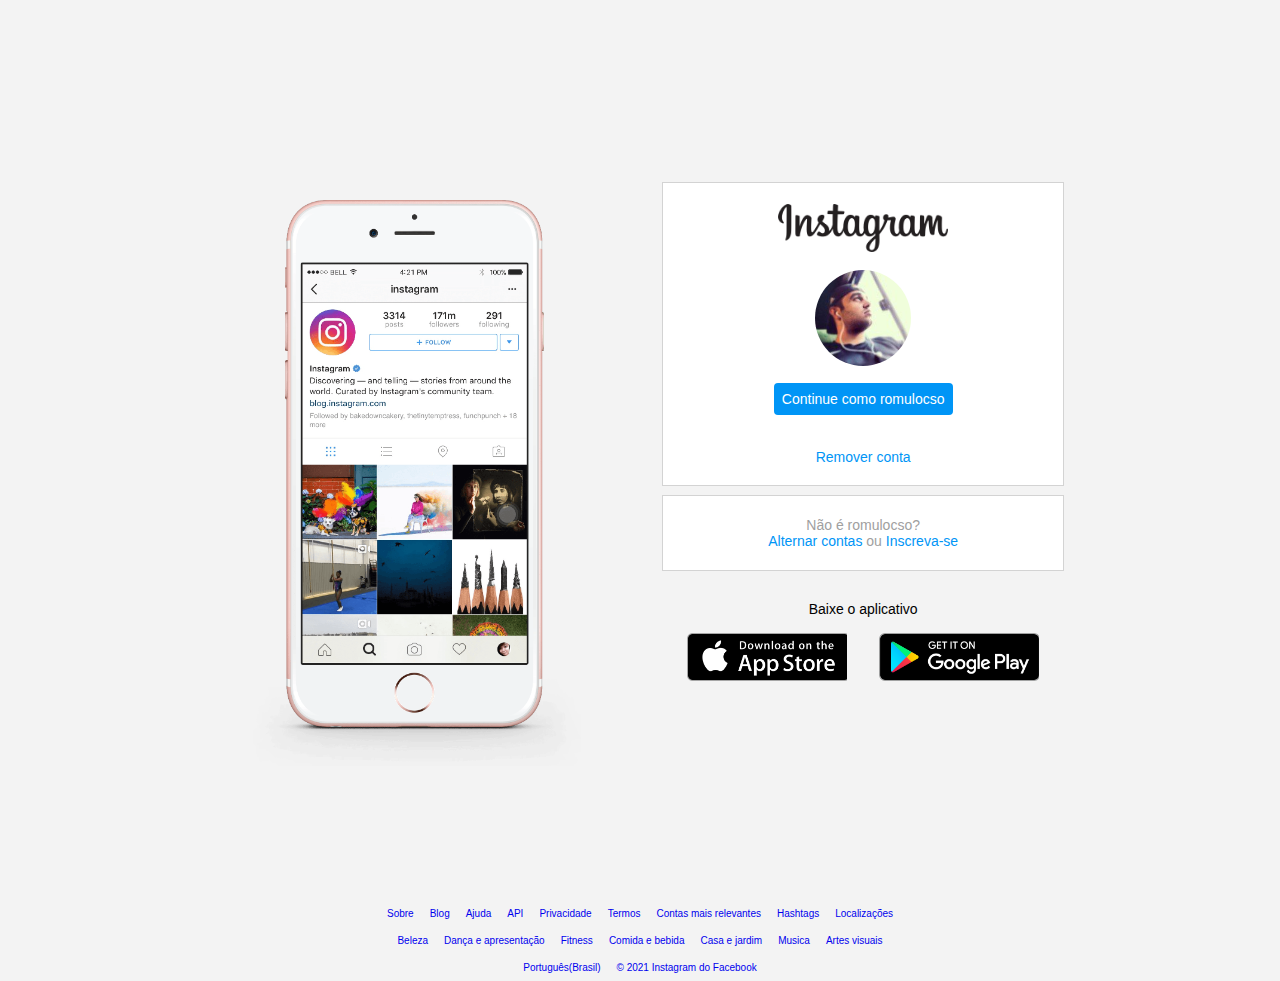
<file: index.html>
<!DOCTYPE html>
<html lang="en">

<head>
    <meta charset="UTF-8">
    <meta name="viewport" content="width=device-width, initial-scale=1.0">
    <link rel="stylesheet" href="style.css">
    <title>Instagram</title>
</head>

<body>

   <div class="geral">
        <div class="instagram-wrapper">
            <div class="instagram-phone">
                <img src="img/instagram-celular.png" alt="celular">
            </div>
            <div class="instagram-continue">
                <div class="group">
                    <img src="img/instagram-logo.png" class="instagram-logo" alt="instagram logo">
                    <div class="profile-photo">
                        <img src="img/profile-foto.png" alt="foto de perfil">
                    </div>
                    <a href="#" class="instagram-login">
                        Continue como romulocso
                    </a>
                    <a href="#" class="instagram-logout">
                        Remover conta
                    </a>
                </div>
                <div class="group">
                    <p class="not-account">Não é romulocso?
                    <p class="not-account">
                        <span class="link-blue">Alternar contas</span>
                        ou
                        <span class="link-blue">Inscreva-se</span>
                    </p>
                </div>
                <div class="get-the-app">
                    <p class="get-app">Baixe o aplicativo</p>
                    <div class="download">
                        <a href="#" class="app-download"></a>
                        <a href="#" class="app-download"></a>
                    </div>

                </div>

            </div>

        </div>

        <div class="rodape">

            <div class="rodpart1">
                <div class="rodp1">
                    <div class="sobre">
                        <a href="#" class="roda">Sobre</a>
                    </div>
                    <div class="sobre">
                        <a href="#" class="roda">Blog</a>
                    </div>
                    <div class="sobre">
                        <a href="#" class="roda">Ajuda</a>
                    </div>
                    <div class="sobre">
                        <a href="#" class="roda">API</a>
                    </div>

                    <div class="sobre">
                        <a href="#" class="roda">Privacidade</a>
                    </div>
                    <div class="sobre">
                        <a href="#" class="roda">Termos</a>
                    </div>
                    <div class="sobre">
                        <a href="#" class="roda">Contas mais relevantes</a>
                    </div>
                    <div class="sobre">
                        <a href="#" class="roda">Hashtags</a>
                    </div>
                    <div class="sobre">
                        <a href="#" class="roda">Localizações</a>
                    </div>
                </div>
            </div>

            <div class="rodpart2">
                <div class="rodp1">
                    <div class="sobre">
                        <a href="#" class="roda">Beleza</a>
                    </div>
                    <div class="sobre">
                        <a href="#" class="roda">Dança e apresentação</a>
                    </div>
                    <div class="sobre">
                        <a href="#" class="roda">Fitness</a>
                    </div>

                    <div class="sobre">
                        <a href="#" class="roda">Comida e bebida</a>
                    </div>
                    <div class="sobre">
                        <a href="#" class="roda">Casa e jardim</a>
                    </div>
                    <div class="sobre">
                        <a href="#" class="roda">Musica</a>
                    </div>
                    <div class="sobre">
                        <a href="#" class="roda">Artes visuais</a>
                    </div>
                </div>
            </div>

            <div class="rodpart3">
                <div class="rodp1">
                    <div class="sobre">
                        <a href="#" class="roda">Português(Brasil)</a>
                    </div>
                    <div class="sobre">
                        <a href="#" class="roda">© 2021 Instagram do Facebook </a>
                    </div>
                </div>
            </div>
        </div>
    </div>
</body>

</html>
</file>
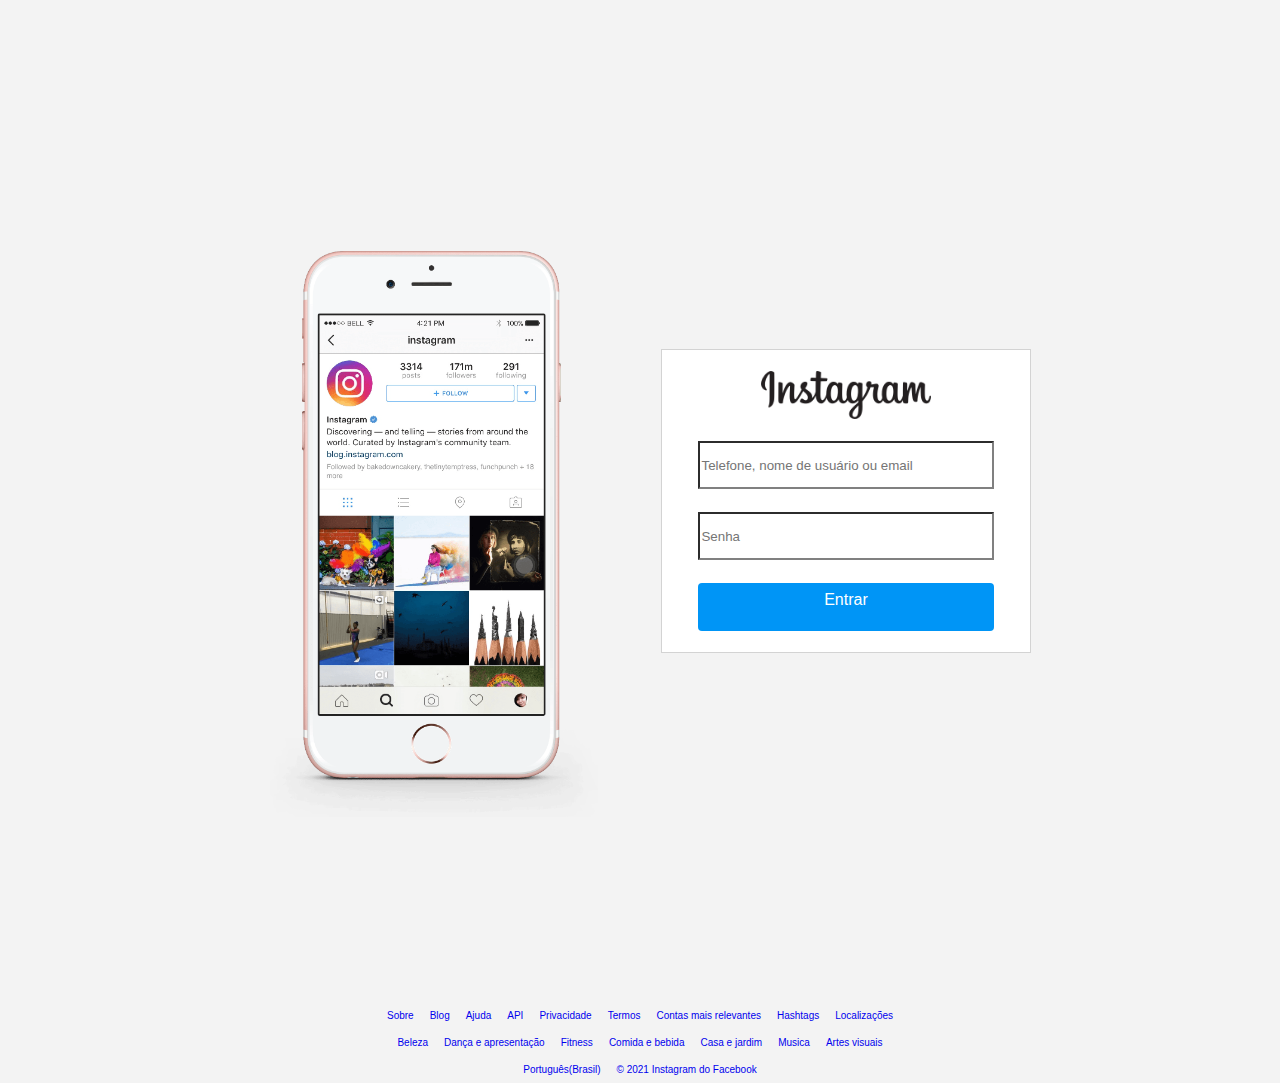
<file: login.html>
<!DOCTYPE html>
<html lang="en">

<head>
    <meta charset="UTF-8">
    <meta name="viewport" content="width=device-width, initial-scale=1.0">
    <link rel="stylesheet" href="style.css">
    <title>Instagram</title>
</head>

<body>
    <div class="todo">
        <div class="login">
            <div class="login__container">
                <div class="instagram-phone">
                    <img src="img/instagram-celular.png" alt="celular">
                </div>
                <div class="login__form">
                    <div class="group">
                        <img src="img/instagram-logo.png" class="instagram-logo" alt="instagram logo">
                        <input class=login__input placeholder="Telefone, nome de usuário ou email">
                        <input class=login__input placeholder="Senha">
                        <a href="#" class="login__entrar">Entrar</a>
                    </div>
                </div>

            </div>
        </div>

        <div class="rodape">

            <div class="rodpart1">
                <div class="rodp1">
                    <div class="sobre">
                        <a href="#" class="roda">Sobre</a>
                    </div>
                    <div class="sobre">
                        <a href="#" class="roda">Blog</a>
                    </div>
                    <div class="sobre">
                        <a href="#" class="roda">Ajuda</a>
                    </div>
                    <div class="sobre">
                        <a href="#" class="roda">API</a>
                    </div>

                    <div class="sobre">
                        <a href="#" class="roda">Privacidade</a>
                    </div>
                    <div class="sobre">
                        <a href="#" class="roda">Termos</a>
                    </div>
                    <div class="sobre">
                        <a href="#" class="roda">Contas mais relevantes</a>
                    </div>
                    <div class="sobre">
                        <a href="#" class="roda">Hashtags</a>
                    </div>
                    <div class="sobre">
                        <a href="#" class="roda">Localizações</a>
                    </div>
                </div>
            </div>

            <div class="rodpart2">
                <div class="rodp1">
                    <div class="sobre">
                        <a href="#" class="roda">Beleza</a>
                    </div>
                    <div class="sobre">
                        <a href="#" class="roda">Dança e apresentação</a>
                    </div>
                    <div class="sobre">
                        <a href="#" class="roda">Fitness</a>
                    </div>

                    <div class="sobre">
                        <a href="#" class="roda">Comida e bebida</a>
                    </div>
                    <div class="sobre">
                        <a href="#" class="roda">Casa e jardim</a>
                    </div>
                    <div class="sobre">
                        <a href="#" class="roda">Musica</a>
                    </div>
                    <div class="sobre">
                        <a href="#" class="roda">Artes visuais</a>
                    </div>
                </div>
            </div>

            <div class="rodpart3">
                <div class="rodp1">
                    <div class="sobre">
                        <a href="#" class="roda">Português(Brasil)</a>
                    </div>
                    <div class="sobre">
                        <a href="#" class="roda">© 2021 Instagram do Facebook </a>
                    </div>
                </div>
            </div>
        </div>
    </div>

</body>

</html>
</file>
<file: style.css>
/*resetando estilos*/
*{
    padding: 0;
    margin: 0;
    box-sizing: border-box;
    text-decoration: none;
    font-family: sans-serif;
    
}
body{
    
    /*largura*/
    width: 100%;
    /*altura minima*/
    min-height: 100vh;
    /*cor de fundo cinza gelo*/
    background-color: rgb(243,243,243);
    margin: 0;
    padding: 0;
    /*display:flex, contêiner flex todos elementos dentro do contêiner ficam em linha*/
    display: flex;
    /*centraliza o conteudo horizontal*/
    justify-content: center;

} 

.instagram-wrapper {
    font-size: 14px;
    /*display:flex, quando setamos contêiner flex todos elementos dentro do contêiner ficam em linha*/
    display: flex;
    align-items: center;
    /*centraliza o conteudo horizontal*/
    justify-content: space-between;
    width: 90%;
    height: 100vh;
}

.instagram-phone {
    /*display:flex, quando setamos o contêiner flex todos elementos dentro do contêiner ficam em linha*/
    display: flex;
    align-items: center;
    justify-content: center;
    width: 50%;
}
/* diminuir a imagem */
.instagram-phone img {
    height: 40rem;
}

.instagram-continue {
    display: flex;
    align-items: center; /* espaços entre elementos porém na horizontal */
    justify-content: space-around; /* espaços entre elementos porém na vertical */
    flex-direction: column; /*colocando os elementos como coluna influencia no space-around e alingn items */
    width: 60%;
    min-height: 34rem;
}

.group {
    display: flex;
    justify-content: space-between; /* espaços entre elementos porém na vertical */
    align-items: center; /* espaços entre elementos porém na horizontal */
    flex-direction: column; 
    background-color: #ffffff;
    width: 90%;
    padding: 1.3rem 0;
    border: 1px solid lightgray;
}

.group:nth-child(1) /*filhos nth-child(1) a numeração vai de acordo com a ordem do codigo html*/ {
    min-height: 19rem; /*altura das caixas*/
}

.instagram-logo {
    height: 3rem;
}

.profile-photo {
    display: flex;
    justify-content: center;
    align-items: center; /*deixa no centro da div*/
    border-radius: 50%; /*deixa a foto como circulo, tudo que exede fica escondido devido ao overflow*/
    overflow: hidden; /*esconde os execessos da foto que esta fora do border*/
}
.profile-photo img {
    height: 6rem;
}

.instagram-login {
    background-color: #0095f6;
    color: #ffffff;
    padding: 8px;
    border-radius: 4px;
}

.instagram-logout {
    color: #0095f6;
    margin-top: 1rem;
}

.not-account {
    color: rgb(160, 160, 160);
}

.link-blue {
    color: #0095f6;
}

.get-the-app {
    display: flex;
    flex-direction: column;
    align-items: center;
    justify-content: center;
    width: 100%;
    padding: 1.3rem 0;
}

.download {
    display: flex;
    width: 100%;
    justify-content: space-evenly;
    align-items: center;
    padding: 1rem;
}

.app-download {
    height: 3rem;
    width: 10rem;
    background-size: cover;
}

.app-download:nth-child(1) {
    background-image: url('./img/apple-button.png');
}

.app-download:nth-child(2) {
    background-image: url('./img/googleplay-button.png');

}

.geral
{
   
    display: flex;
    align-items: center;
    flex-direction: column;
   
   
}

.rodape{
    display: flex;
    flex-direction:column;
    align-items: center;
    justify-content:space-between;
    font-size: 12px;
    width: 100%;
    padding:0;
    height:0px;
}

.rodp1{
    display: flex;
    flex-direction: row;
    align-items: center;
    justify-content: space-evenly;
    width: 100%;
    padding: 0;
    background-size: cover;
   
}
.rodparte2{
    display: flex;
    flex-direction:row;
    cursor: pointer;
    width: 100%;
    padding: 0;
}
.rodparte3{
    display: flex;
    flex-direction:row;
    cursor: pointer;
    width: 100%;
    padding: 30;
}

.sobre{
    padding: 8px;
    font-size: 10px;

}

/* media queries */


@media (max-width: 1024px) {
    .instagram-wrapper {
        width: 90%;
    }
}

@media (max-width: 650px) {
    body {
        background-color: #ffffff;
    }

    .instagram-wrapper {
        width: 90%;
    }

    .instagram-phone {
        display: none;
    }

    .instagram-continue {
        width: 100%;
    }
    
    .group {
        border: 1px solid transparent;
    }
}

.todo{
display: flex;
flex-direction: column;
}
.login__container{
    display: flex;
    flex-direction: row;
}
.login__form{
    display: flex;
    align-items: center; /* espaços entre elementos porém na horizontal */
    flex-direction: column; 
    width: 50%;
    padding: 9.3rem 0;
    justify-content: space-between;
    margin-top: 200px;
    margin-bottom: 200px;
}
.login__input{ 
    height: 48px;
    width: 80%;
    box-sizing: border-box;
    padding-left: 1px;
    border-color: gray;     
}
.login__entrar{
    text-align: center;
    align-items: center;
    background-color: #0095f6;
    color: #ffffff;
    padding: 8px;
    border-radius: 4px;
    width: 80%;
    outline: none;
    cursor: pointer;
    height: 48px;
}
.login_input-border{
    height: 1px;
    width: 40%;
    margin-bottom: 16px;
    background-color: black;

}
.divisao{
    height: 1px;
    width: 30%;
    margin-bottom: 16px;
    background-color: black;
    display: flex;
    flex-direction: row;
    justify-content: space-between;

}
</file>
